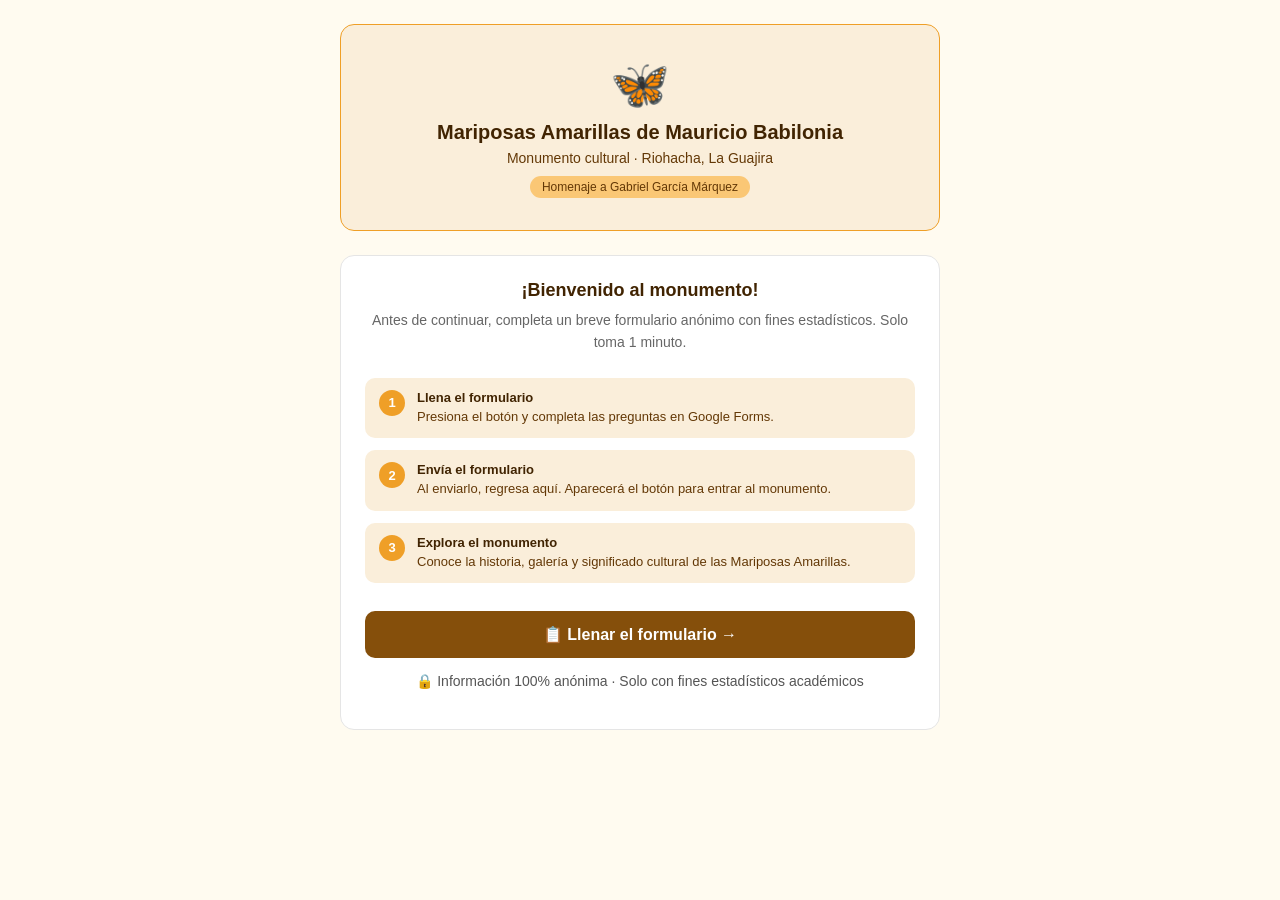
<file: mariposas-amarillas/index.html>
<!DOCTYPE html>
<html lang="es">
<head>
  <meta charset="UTF-8" />
  <meta name="viewport" content="width=device-width, initial-scale=1.0"/>
  <title>Mariposas Amarillas · Riohacha</title>
  <link rel="stylesheet" href="css/styles.css" />
  <style>
    .pasos { display:flex; flex-direction:column; gap:12px; margin-bottom:1.75rem; text-align:left; }
    .paso  { display:flex; align-items:flex-start; gap:12px; background:#faeeda; border-radius:10px; padding:12px 14px; }
    .paso-num { background:#EF9F27; color:#fff; font-weight:700; font-size:13px; width:26px; height:26px; border-radius:50%; display:flex; align-items:center; justify-content:center; flex-shrink:0; }
    .paso-txt strong { display:block; font-size:13px; font-weight:600; color:#412402; margin-bottom:2px; }
    .paso-txt span   { font-size:13px; color:#633806; line-height:1.5; }
    .btn-form {
      display:block; width:100%; background:#854F0B; color:#fff;
      font-size:16px; font-weight:600; padding:14px; border:none;
      border-radius:10px; cursor:pointer; text-decoration:none;
      text-align:center; transition:background 0.15s; margin-bottom:12px;
    }
    .btn-form:hover { background:#633806; }
    .btn-monumento {
      display:none; width:100%; background:#1D9E75; color:#fff;
      font-size:15px; font-weight:600; padding:13px; border:none;
      border-radius:10px; cursor:pointer; text-decoration:none;
      text-align:center; transition:background 0.15s;
      animation: pulso 1.2s infinite;
    }
    .btn-monumento:hover { background:#158a62; }
    @keyframes pulso {
      0%,100% { box-shadow:0 0 0 0 rgba(29,158,117,0.4); }
      50%      { box-shadow:0 0 0 8px rgba(29,158,117,0); }
    }
    .aviso {
      display:none; background:#faeeda; border:1.5px solid #EF9F27;
      border-radius:10px; padding:12px 14px; font-size:13px;
      color:#633806; margin-bottom:1rem;
    }
    .privacy-note { font-size:11px; color:#aaa; margin-top:12px; text-align:center; }
  </style>
</head>
<body>
<div class="page-wrap">

  <div class="hero-header">
    <div class="hero-icon">🦋</div>
    <h1>Mariposas Amarillas de Mauricio Babilonia</h1>
    <p class="hero-sub">Monumento cultural · Riohacha, La Guajira</p>
    <span class="badge">Homenaje a Gabriel García Márquez</span>
  </div>

  <div class="card" style="text-align:center;">
    <h2 style="font-size:18px; font-weight:600; color:#412402; margin-bottom:0.5rem;">¡Bienvenido al monumento!</h2>
    <p style="font-size:14px; color:#666; margin-bottom:1.5rem; line-height:1.6;">
      Antes de continuar, completa un breve formulario anónimo con fines estadísticos. Solo toma 1 minuto.
    </p>

    <div class="pasos">
      <div class="paso">
        <div class="paso-num">1</div>
        <div class="paso-txt">
          <strong>Llena el formulario</strong>
          <span>Presiona el botón y completa las preguntas en Google Forms.</span>
        </div>
      </div>
      <div class="paso">
        <div class="paso-num">2</div>
        <div class="paso-txt">
          <strong>Envía el formulario</strong>
          <span>Al enviarlo, regresa aquí. Aparecerá el botón para entrar al monumento.</span>
        </div>
      </div>
      <div class="paso">
        <div class="paso-num">3</div>
        <div class="paso-txt">
          <strong>Explora el monumento</strong>
          <span>Conoce la historia, galería y significado cultural de las Mariposas Amarillas.</span>
        </div>
      </div>
    </div>

    <div class="aviso" id="aviso">
      ✅ El formulario se abrió en una nueva pestaña. Complétalo y envíalo, luego presiona el botón verde.
    </div>

    <a id="btn-form"
       href="https://forms.gle/EN3y3J8sN4eDUxw26"
       target="_blank"
       class="btn-form"
       onclick="formAbierto()">
      📋 Llenar el formulario →
    </a>

    <a href="pages/monumento.html" id="btn-monumento" class="btn-monumento">
      ✅ Ya lo llené · Explorar el monumento →
    </a>

    <p class="privacy-note">🔒 Información 100% anónima · Solo con fines estadísticos académicos</p>
  </div>

</div>
<script>
  function formAbierto() {
    setTimeout(() => {
      document.getElementById('aviso').style.display        = 'block';
      document.getElementById('btn-monumento').style.display = 'block';
      document.getElementById('btn-form').textContent        = '📋 Volver a abrir el formulario';
    }, 800);
  }
</script>
</body>
</html>
</file>
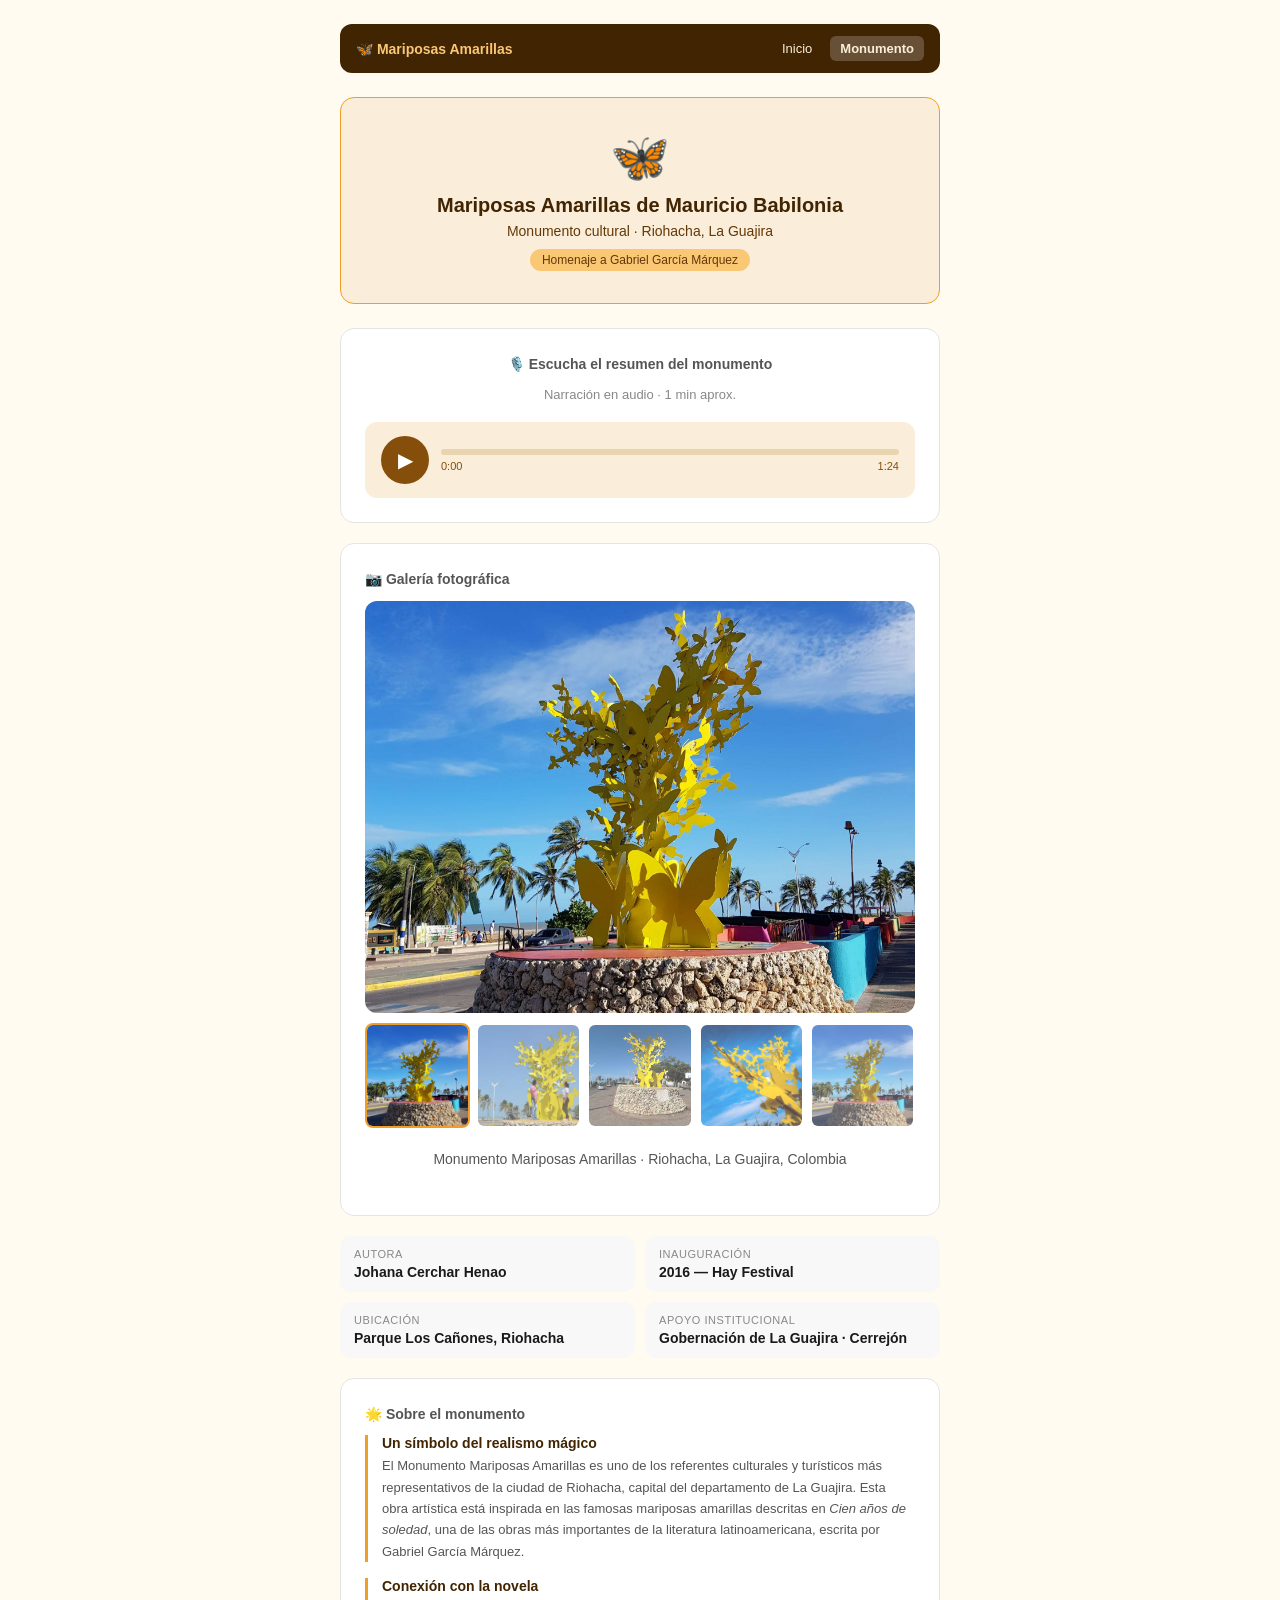
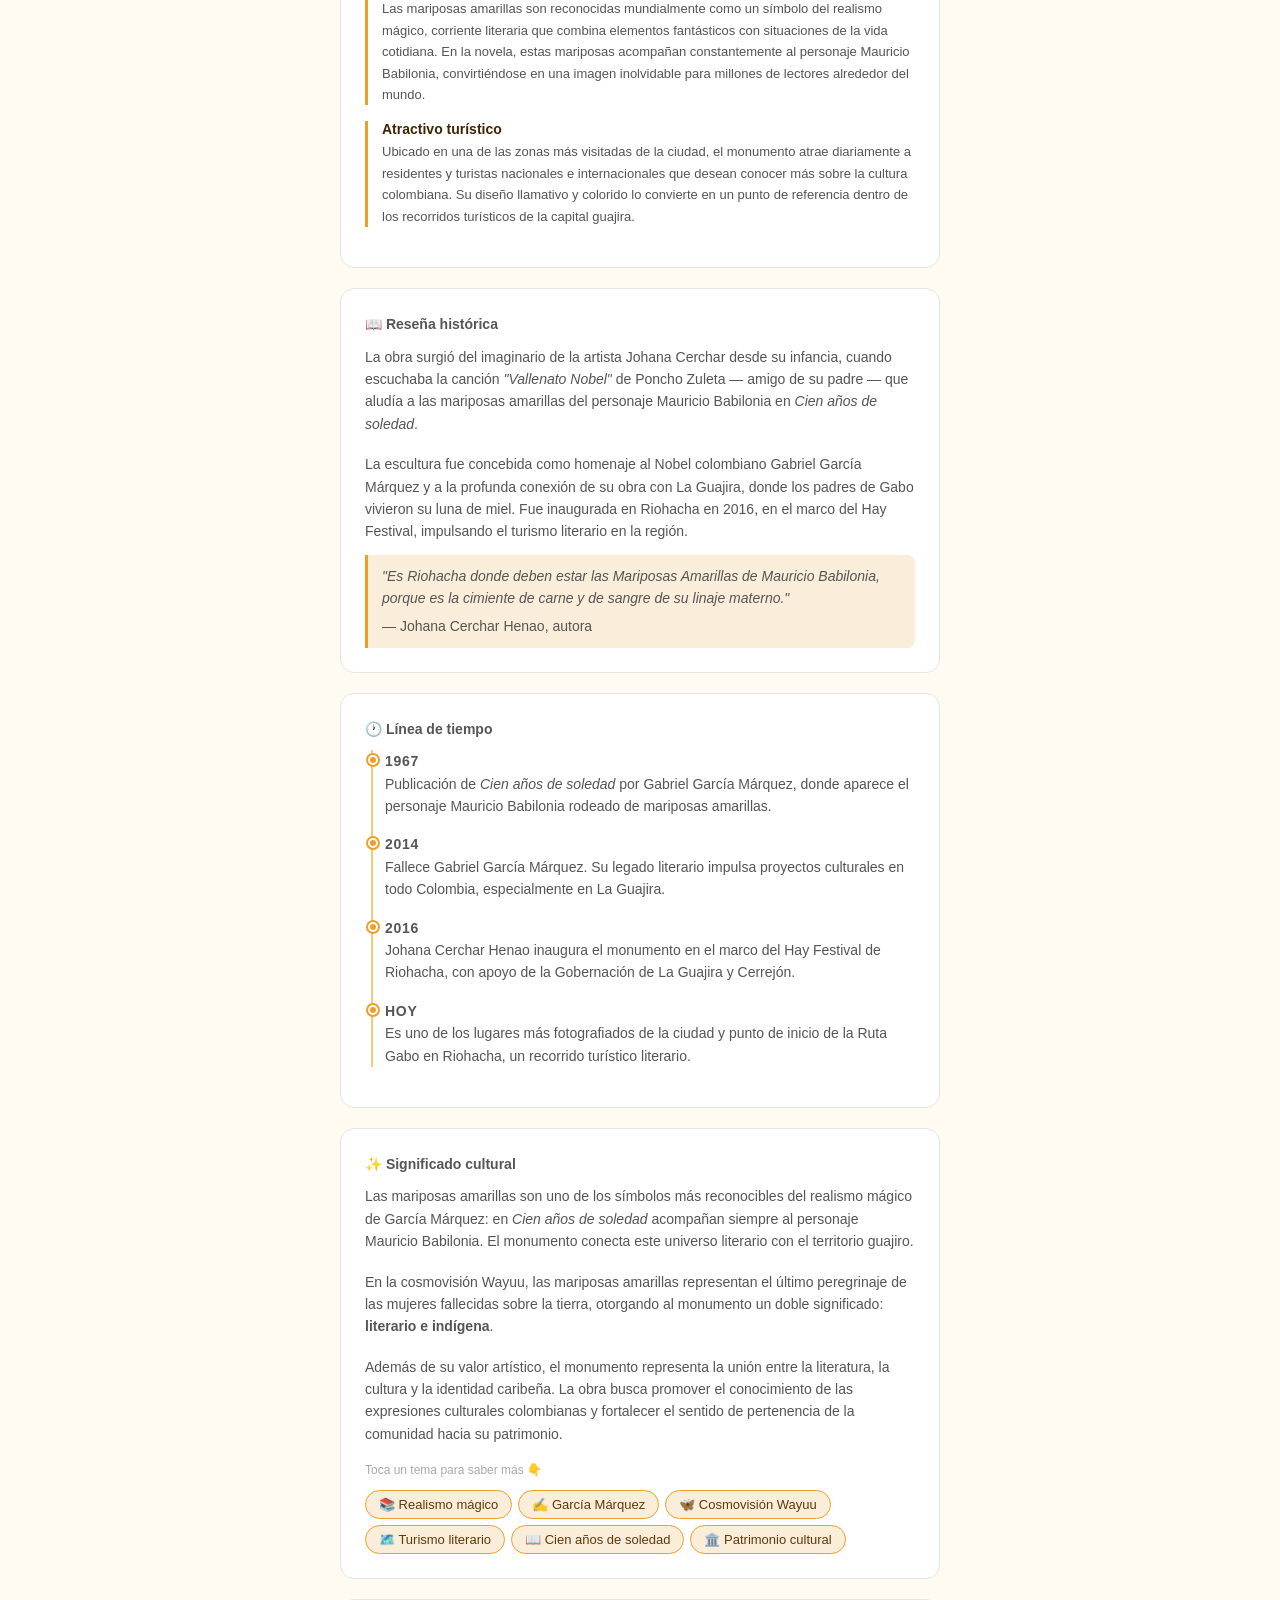
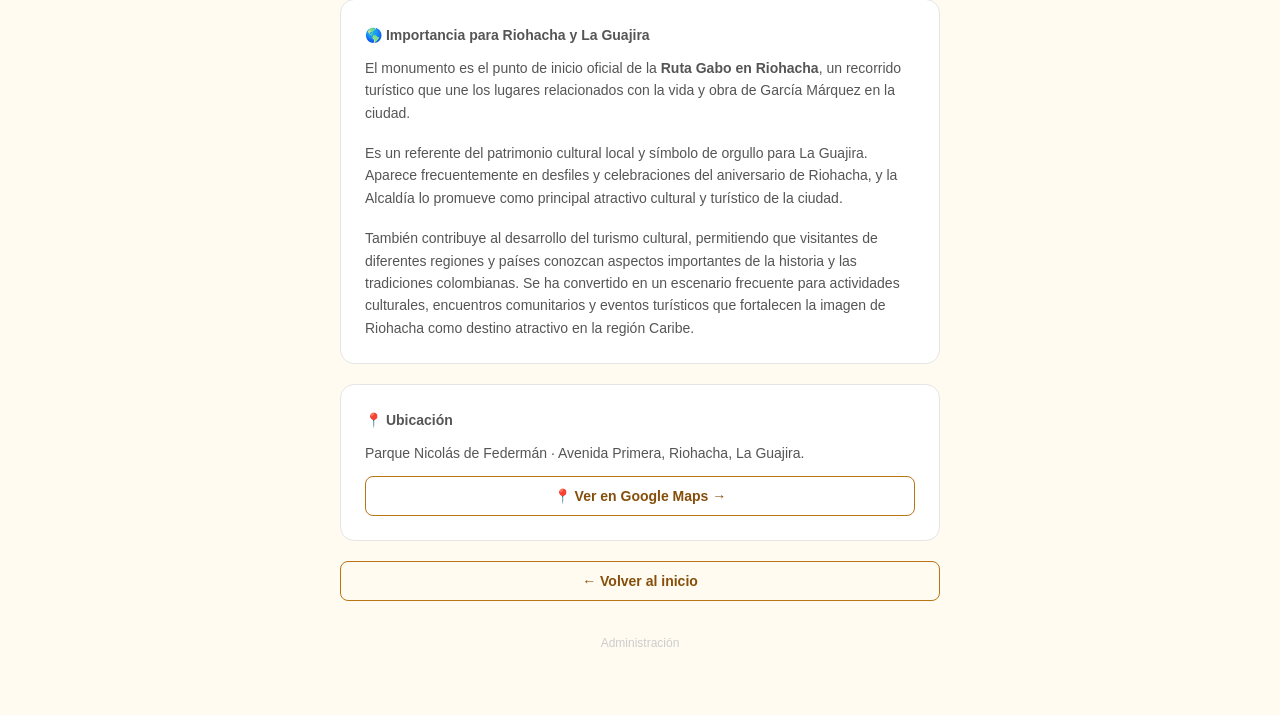
<file: mariposas-amarillas/pages/monumento.html>
<!DOCTYPE html>
<html lang="es">
<head>
  <meta charset="UTF-8"/>
  <meta name="viewport" content="width=device-width, initial-scale=1.0"/>
  <title>El Monumento · Mariposas Amarillas</title>
  <link rel="stylesheet" href="../css/styles.css"/>
  <style>
    /* === GALERÍA === */
    .gallery-main {
      width: 100%;
      border-radius: 12px;
      overflow: hidden;
      margin-bottom: 10px;
      background: #000;
      aspect-ratio: 4/3;
      position: relative;
    }
    .gallery-main img {
      width: 100%;
      height: 100%;
      object-fit: cover;
      display: block;
      transition: opacity 0.4s;
    }
    .gallery-thumbs {
      display: grid;
      grid-template-columns: repeat(5, 1fr);
      gap: 6px;
      margin-bottom: 1.25rem;
    }
    .gallery-thumbs img {
      width: 100%;
      aspect-ratio: 1;
      object-fit: cover;
      border-radius: 8px;
      cursor: pointer;
      border: 2px solid transparent;
      transition: border-color 0.2s, opacity 0.2s;
      opacity: 0.7;
    }
    .gallery-thumbs img:hover { opacity: 1; }
    .gallery-thumbs img.active {
      border-color: #EF9F27;
      opacity: 1;
    }
    .gallery-caption {
      font-size: 12px;
      color: #888;
      text-align: center;
      margin-bottom: 1.25rem;
    }

    /* === INFO AMPLIADA === */
    .info-section {
      border-left: 3px solid #EF9F27;
      padding-left: 14px;
      margin-bottom: 1rem;
    }
    .info-section h3 {
      font-size: 14px;
      font-weight: 600;
      color: #412402;
      margin-bottom: 4px;
    }
    .info-section p {
      font-size: 13px;
      color: #555;
      line-height: 1.65;
    }

    /* === LÍNEA DE TIEMPO === */
    .timeline { position: relative; padding-left: 20px; }
    .timeline::before {
      content: '';
      position: absolute;
      left: 6px; top: 0; bottom: 0;
      width: 2px;
      background: #FAC775;
    }
    .tl-item { position: relative; margin-bottom: 16px; }
    .tl-item::before {
      content: '';
      position: absolute;
      left: -17px; top: 5px;
      width: 10px; height: 10px;
      background: #EF9F27;
      border-radius: 50%;
      border: 2px solid #fff;
      box-shadow: 0 0 0 2px #EF9F27;
    }
    .tl-year {
      font-size: 11px;
      font-weight: 700;
      color: #854F0B;
      text-transform: uppercase;
      letter-spacing: 0.05em;
    }
    .tl-text {
      font-size: 13px;
      color: #444;
      line-height: 1.55;
    }
  </style>
</head>
<body>

<div class="page-wrap">

  <!-- Navegación -->
  <nav class="nav-bar">
    <span class="site-name">🦋 Mariposas Amarillas</span>
    <div class="nav-links">
      <a href="../index.html" class="nav-link">Inicio</a>
      <a href="monumento.html" class="nav-link active">Monumento</a>
    </div>
  </nav>

  <!-- Hero -->
  <div class="hero-header">
    <div class="hero-icon">🦋</div>
    <h1>Mariposas Amarillas de Mauricio Babilonia</h1>
    <p class="hero-sub">Monumento cultural · Riohacha, La Guajira</p>
    <span class="badge">Homenaje a Gabriel García Márquez</span>
  </div>

  <!-- Audio resumen -->
  <div class="card" style="text-align:center;">
    <p class="section-head" style="justify-content:center;">🎙️ Escucha el resumen del monumento</p>
    <p style="font-size:13px; color:#888; margin-bottom:1rem;">Narración en audio · 1 min aprox.</p>

    <audio id="audio-resumen" src="../resumen.mp3" preload="metadata"></audio>

    <div style="display:flex; align-items:center; gap:12px; background:#faeeda; border-radius:12px; padding:14px 16px;">
      <button id="btn-play" onclick="toggleAudio()" style="
        width:48px; height:48px; border-radius:50%; border:none;
        background:#854F0B; color:#fff; font-size:20px; cursor:pointer;
        flex-shrink:0; display:flex; align-items:center; justify-content:center;
        transition: background 0.15s;">▶</button>

      <div style="flex:1; min-width:0;">
        <div style="background:#e8d5b0; border-radius:4px; height:6px; cursor:pointer; position:relative;" onclick="buscarAudio(event, this)">
          <div id="barra-progreso" style="background:#854F0B; height:6px; border-radius:4px; width:0%; transition:width 0.3s;"></div>
        </div>
        <div style="display:flex; justify-content:space-between; margin-top:5px;">
          <span id="tiempo-actual" style="font-size:11px; color:#854F0B;">0:00</span>
          <span id="tiempo-total"  style="font-size:11px; color:#854F0B;">0:00</span>
        </div>
      </div>
    </div>

    <script>
      const audio   = document.getElementById('audio-resumen');
      const btnPlay = document.getElementById('btn-play');
      const barra   = document.getElementById('barra-progreso');
      const tActual = document.getElementById('tiempo-actual');
      const tTotal  = document.getElementById('tiempo-total');

      function fmt(s) {
        const m = Math.floor(s / 60);
        const seg = Math.floor(s % 60);
        return m + ':' + (seg < 10 ? '0' : '') + seg;
      }

      audio.addEventListener('loadedmetadata', () => {
        tTotal.textContent = fmt(audio.duration);
      });

      audio.addEventListener('timeupdate', () => {
        const pct = audio.duration ? (audio.currentTime / audio.duration) * 100 : 0;
        barra.style.width = pct + '%';
        tActual.textContent = fmt(audio.currentTime);
      });

      audio.addEventListener('ended', () => {
        btnPlay.textContent = '▶';
        barra.style.width = '0%';
        tActual.textContent = '0:00';
        audio.currentTime = 0;
      });

      function toggleAudio() {
        if (audio.paused) {
          audio.play();
          btnPlay.textContent = '⏸';
        } else {
          audio.pause();
          btnPlay.textContent = '▶';
        }
      }

      function buscarAudio(e, barra) {
        const rect = barra.getBoundingClientRect();
        const pct  = (e.clientX - rect.left) / rect.width;
        audio.currentTime = pct * audio.duration;
      }
    </script>
  </div>

  <!-- Galería fotográfica -->
  <div class="card">
    <p class="section-head">📷 Galería fotográfica</p>
    <div class="gallery-main">
      <img id="main-img" src="../img1.png" alt="Monumento Mariposas Amarillas"/>
    </div>
    <div class="gallery-thumbs">
      <img src="../img1.png" class="active" onclick="cambiarImg(this,'../img1.png')" alt="Vista 1"/>
      <img src="../img2.png" onclick="cambiarImg(this,'../img2.png')" alt="Vista 2"/>
      <img src="../img3.png" onclick="cambiarImg(this,'../img3.png')" alt="Vista 3"/>
      <img src="../img4.png" onclick="cambiarImg(this,'../img4.png')" alt="Vista nocturna"/>
      <img src="../img5.png" onclick="cambiarImg(this,'../img5.png')" alt="Detalle"/>
    </div>
    <p class="gallery-caption">Monumento Mariposas Amarillas · Riohacha, La Guajira, Colombia</p>
  </div>

  <!-- Ficha técnica -->
  <div class="info-grid">
    <div class="info-tile">
      <p class="tile-label">Autora</p>
      <p class="tile-val">Johana Cerchar Henao</p>
    </div>
    <div class="info-tile">
      <p class="tile-label">Inauguración</p>
      <p class="tile-val">2016 — Hay Festival</p>
    </div>
    <div class="info-tile">
      <p class="tile-label">Ubicación</p>
      <p class="tile-val">Parque Los Cañones, Riohacha</p>
    </div>
    <div class="info-tile">
      <p class="tile-label">Apoyo institucional</p>
      <p class="tile-val">Gobernación de La Guajira · Cerrejón</p>
    </div>
  </div>

  <!-- Información general -->
  <div class="card">
    <p class="section-head">🌟 Sobre el monumento</p>
    <div class="info-section">
      <h3>Un símbolo del realismo mágico</h3>
      <p>
        El Monumento Mariposas Amarillas es uno de los referentes culturales y
        turísticos más representativos de la ciudad de Riohacha, capital del
        departamento de La Guajira. Esta obra artística está inspirada en las
        famosas mariposas amarillas descritas en <em>Cien años de soledad</em>,
        una de las obras más importantes de la literatura latinoamericana,
        escrita por Gabriel García Márquez.
      </p>
    </div>
    <div class="info-section">
      <h3>Conexión con la novela</h3>
      <p>
        Las mariposas amarillas son reconocidas mundialmente como un símbolo del
        realismo mágico, corriente literaria que combina elementos fantásticos
        con situaciones de la vida cotidiana. En la novela, estas mariposas
        acompañan constantemente al personaje Mauricio Babilonia, convirtiéndose
        en una imagen inolvidable para millones de lectores alrededor del mundo.
      </p>
    </div>
    <div class="info-section">
      <h3>Atractivo turístico</h3>
      <p>
        Ubicado en una de las zonas más visitadas de la ciudad, el monumento
        atrae diariamente a residentes y turistas nacionales e internacionales
        que desean conocer más sobre la cultura colombiana. Su diseño llamativo
        y colorido lo convierte en un punto de referencia dentro de los
        recorridos turísticos de la capital guajira.
      </p>
    </div>
  </div>

  <!-- Reseña histórica -->
  <div class="card">
    <p class="section-head">📖 Reseña histórica</p>
    <p>
      La obra surgió del imaginario de la artista Johana Cerchar desde su infancia,
      cuando escuchaba la canción <em>"Vallenato Nobel"</em> de Poncho Zuleta — amigo
      de su padre — que aludía a las mariposas amarillas del personaje Mauricio
      Babilonia en <em>Cien años de soledad</em>.
    </p>
    <br/>
    <p>
      La escultura fue concebida como homenaje al Nobel colombiano Gabriel García
      Márquez y a la profunda conexión de su obra con La Guajira, donde los padres
      de Gabo vivieron su luna de miel. Fue inaugurada en Riohacha en 2016, en el
      marco del Hay Festival, impulsando el turismo literario en la región.
    </p>
    <div class="quote-block">
      <p class="quote-text">
        "Es Riohacha donde deben estar las Mariposas Amarillas de Mauricio Babilonia,
        porque es la cimiente de carne y de sangre de su linaje materno."
      </p>
      <p class="quote-attr">— Johana Cerchar Henao, autora</p>
    </div>
  </div>

  <!-- Línea de tiempo -->
  <div class="card">
    <p class="section-head">🕐 Línea de tiempo</p>
    <div class="timeline">
      <div class="tl-item">
        <p class="tl-year">1967</p>
        <p class="tl-text">Publicación de <em>Cien años de soledad</em> por Gabriel García Márquez, donde aparece el personaje Mauricio Babilonia rodeado de mariposas amarillas.</p>
      </div>
      <div class="tl-item">
        <p class="tl-year">2014</p>
        <p class="tl-text">Fallece Gabriel García Márquez. Su legado literario impulsa proyectos culturales en todo Colombia, especialmente en La Guajira.</p>
      </div>
      <div class="tl-item">
        <p class="tl-year">2016</p>
        <p class="tl-text">Johana Cerchar Henao inaugura el monumento en el marco del Hay Festival de Riohacha, con apoyo de la Gobernación de La Guajira y Cerrejón.</p>
      </div>
      <div class="tl-item">
        <p class="tl-year">Hoy</p>
        <p class="tl-text">Es uno de los lugares más fotografiados de la ciudad y punto de inicio de la Ruta Gabo en Riohacha, un recorrido turístico literario.</p>
      </div>
    </div>
  </div>

  <!-- Modal de información -->
  <div id="modal-overlay" style="position:fixed; inset:0; background:rgba(0,0,0,0.55); z-index:999; align-items:center; justify-content:center; padding:1rem;">
    <div id="modal-box" style="background:#fff; border-radius:16px; padding:1.5rem; max-width:480px; width:100%; position:relative; max-height:85vh; overflow-y:auto;">
      <button onclick="cerrarModal()" style="position:absolute; top:12px; right:14px; background:none; border:none; font-size:20px; cursor:pointer; color:#888; line-height:1;">✕</button>
      <p id="modal-emoji" style="font-size:36px; text-align:center; margin-bottom:8px;"></p>
      <h3 id="modal-titulo" style="font-size:17px; font-weight:700; color:#412402; margin-bottom:10px; text-align:center;"></h3>
      <p id="modal-texto" style="font-size:14px; color:#444; line-height:1.7;"></p>
    </div>
  </div>

  <!-- Significado cultural -->
  <div class="card">
    <p class="section-head">✨ Significado cultural</p>
    <p>
      Las mariposas amarillas son uno de los símbolos más reconocibles del realismo
      mágico de García Márquez: en <em>Cien años de soledad</em> acompañan siempre
      al personaje Mauricio Babilonia. El monumento conecta este universo literario
      con el territorio guajiro.
    </p>
    <br/>
    <p>
      En la cosmovisión Wayuu, las mariposas amarillas representan el último
      peregrinaje de las mujeres fallecidas sobre la tierra, otorgando al monumento
      un doble significado: <strong>literario e indígena</strong>.
    </p>
    <br/>
    <p>
      Además de su valor artístico, el monumento representa la unión entre la
      literatura, la cultura y la identidad caribeña. La obra busca promover el
      conocimiento de las expresiones culturales colombianas y fortalecer el
      sentido de pertenencia de la comunidad hacia su patrimonio.
    </p>
    <p style="font-size:12px; color:#aaa; margin-top:1rem; margin-bottom:8px;">Toca un tema para saber más 👇</p>
    <div class="tag-row">
      <button class="tag-btn-info" onclick="abrirModal('realismo')">📚 Realismo mágico</button>
      <button class="tag-btn-info" onclick="abrirModal('garcia')">✍️ García Márquez</button>
      <button class="tag-btn-info" onclick="abrirModal('wayuu')">🦋 Cosmovisión Wayuu</button>
      <button class="tag-btn-info" onclick="abrirModal('turismo')">🗺️ Turismo literario</button>
      <button class="tag-btn-info" onclick="abrirModal('cien')">📖 Cien años de soledad</button>
      <button class="tag-btn-info" onclick="abrirModal('patrimonio')">🏛️ Patrimonio cultural</button>
    </div>
  </div>

  <style>
    .tag-btn-info {
      background: #faeeda;
      border: 1.5px solid #EF9F27;
      border-radius: 20px;
      font-size: 13px;
      color: #633806;
      padding: 6px 13px;
      cursor: pointer;
      font-weight: 500;
      transition: background 0.15s, transform 0.1s;
    }
    .tag-btn-info:hover {
      background: #EF9F27;
      color: #fff;
      transform: scale(1.04);
    }
    #modal-overlay { display: none; }
    #modal-overlay.visible { display: flex; }
  </style>

  <script>
    const INFO = {
      realismo: {
        emoji: '📚',
        titulo: 'Realismo mágico',
        texto: 'El realismo mágico es una corriente literaria y artística que mezcla elementos fantásticos o sobrenaturales con situaciones completamente cotidianas, presentándolos como si fueran parte normal de la realidad. Surgió en América Latina durante el siglo XX y su máximo representante es el escritor colombiano Gabriel García Márquez. En esta corriente, los milagros, los presagios y los seres míticos conviven con la vida diaria sin que los personajes se sorprendan. Las mariposas amarillas que rodean a Mauricio Babilonia en "Cien años de soledad" son uno de los ejemplos más icónicos de este estilo: un fenómeno inexplicable que el universo de la novela acepta como natural.'
      },
      garcia: {
        emoji: '✍️',
        titulo: 'Gabriel García Márquez',
        texto: 'Gabriel García Márquez (1927–2014), conocido como "Gabo", fue un escritor, periodista y novelista colombiano, considerado uno de los más grandes autores de la literatura universal. Nació en Aracataca, Magdalena, pero sus raíces familiares están profundamente ligadas a La Guajira: sus padres vivieron su luna de miel en Riohacha. Fue galardonado con el Premio Nobel de Literatura en 1982, principalmente por su novela "Cien años de soledad". Su obra marcó el boom latinoamericano y posicionó la cultura del Caribe colombiano ante el mundo entero.'
      },
      wayuu: {
        emoji: '🦋',
        titulo: 'Cosmovisión Wayuu',
        texto: 'El pueblo Wayuu es la etnia indígena más numerosa de Colombia y Venezuela, habitante ancestral de la Península de La Guajira. Su cosmovisión es un conjunto de creencias, valores y saberes que explican el origen del mundo y la relación entre los seres vivos. En la tradición Wayuu, las mariposas amarillas tienen un profundo significado espiritual: representan el alma de las mujeres fallecidas en su último peregrinaje sobre la tierra antes de pasar al mundo de los ancestros. Esta creencia otorga al Monumento Mariposas Amarillas un significado doble: literario (García Márquez) e indígena (Wayuu), conectando dos grandes universos culturales de La Guajira.'
      },
      turismo: {
        emoji: '🗺️',
        titulo: 'Turismo literario',
        texto: 'El turismo literario es una modalidad de turismo cultural que invita a los viajeros a recorrer lugares relacionados con la vida o la obra de escritores reconocidos. En Riohacha, el Monumento Mariposas Amarillas es el punto de partida oficial de la "Ruta Gabo", un circuito que conecta los sitios de la ciudad vinculados a Gabriel García Márquez y su obra. Este tipo de turismo fortalece la identidad cultural, impulsa la economía local y acerca a los visitantes a la literatura de una manera vivencial y emotiva. La Guajira, gracias a este monumento, se posiciona como un destino clave del turismo literario en Colombia.'
      },
      cien: {
        emoji: '📖',
        titulo: 'Cien años de soledad',
        texto: '"Cien años de soledad" (1967) es la obra maestra de Gabriel García Márquez y una de las novelas más leídas e influyentes de la historia. Narra la saga de la familia Buendía a lo largo de siete generaciones en el pueblo ficticio de Macondo. La novela está repleta de imágenes que se han convertido en símbolos universales del realismo mágico, entre ellas las mariposas amarillas que siempre acompañan al personaje Mauricio Babilonia. En 1982 fue citada como razón principal para otorgarle el Nobel de Literatura a García Márquez. En 2024, Netflix lanzó una serie basada en la novela, renovando el interés mundial por la obra y por los lugares relacionados con Gabo, incluida Riohacha.'
      },
      patrimonio: {
        emoji: '🏛️',
        titulo: 'Patrimonio cultural',
        texto: 'El patrimonio cultural es el conjunto de bienes, expresiones, tradiciones y manifestaciones que una comunidad hereda de sus antepasados y desea transmitir a las generaciones futuras. Puede ser material (monumentos, edificaciones, objetos) o inmaterial (música, lenguas, rituales, saberes). El Monumento Mariposas Amarillas forma parte del patrimonio cultural de Riohacha porque representa la identidad histórica, literaria e indígena de la ciudad. La Alcaldía de Riohacha y la Gobernación de La Guajira lo promueven activamente como símbolo de la riqueza cultural del Caribe colombiano, y es referente en eventos, celebraciones y material turístico oficial de la región.'
      }
    };

    function abrirModal(clave) {
      const d = INFO[clave];
      document.getElementById('modal-emoji').textContent   = d.emoji;
      document.getElementById('modal-titulo').textContent  = d.titulo;
      document.getElementById('modal-texto').textContent   = d.texto;
      document.getElementById('modal-overlay').classList.add('visible');
      document.body.style.overflow = 'hidden';
    }

    function cerrarModal() {
      document.getElementById('modal-overlay').classList.remove('visible');
      document.body.style.overflow = '';
    }

    document.getElementById('modal-overlay').addEventListener('click', function(e) {
      if (e.target === this) cerrarModal();
    });
  </script>

  <!-- Importancia -->
  <div class="card">
    <p class="section-head">🌎 Importancia para Riohacha y La Guajira</p>
    <p>
      El monumento es el punto de inicio oficial de la <strong>Ruta Gabo en Riohacha</strong>,
      un recorrido turístico que une los lugares relacionados con la vida y obra de
      García Márquez en la ciudad.
    </p>
    <br/>
    <p>
      Es un referente del patrimonio cultural local y símbolo de orgullo para La
      Guajira. Aparece frecuentemente en desfiles y celebraciones del aniversario
      de Riohacha, y la Alcaldía lo promueve como principal atractivo cultural y
      turístico de la ciudad.
    </p>
    <br/>
    <p>
      También contribuye al desarrollo del turismo cultural, permitiendo que
      visitantes de diferentes regiones y países conozcan aspectos importantes de
      la historia y las tradiciones colombianas. Se ha convertido en un escenario
      frecuente para actividades culturales, encuentros comunitarios y eventos
      turísticos que fortalecen la imagen de Riohacha como destino atractivo en
      la región Caribe.
    </p>
  </div>

  <!-- Mapa -->
  <div class="card">
    <p class="section-head">📍 Ubicación</p>
    <p style="margin-bottom:12px;">Parque Nicolás de Federmán · Avenida Primera, Riohacha, La Guajira.</p>
    <a
      href="https://maps.google.com/?q=Monumento+Mariposas+Amarillas+Riohacha+Parque+Nicolas+Federman"
      target="_blank"
      class="btn-secondary"
      style="display:block; text-align:center; text-decoration:none;"
    >
      📍 Ver en Google Maps →
    </a>
  </div>

  <!-- Volver al inicio -->
  <a href="../index.html" class="btn-secondary" style="display:block; text-align:center; text-decoration:none; margin-top:1rem;">
    ← Volver al inicio
  </a>

  <!-- Acceso administrador (discreto) -->
  <div style="text-align:center; margin-top:2rem; padding-bottom:1rem;">
    <a href="dashboard.html" style="font-size:12px; color:#ccc; text-decoration:none;">
      Administración
    </a>
  </div>

</div>

<script>
  function cambiarImg(thumb, src) {
    document.getElementById('main-img').src = src;
    document.querySelectorAll('.gallery-thumbs img').forEach(img => img.classList.remove('active'));
    thumb.classList.add('active');
  }
</script>

</body>
</html>
</file>
<file: mariposas-amarillas/css/styles.css>
/* ===== RESET Y BASE ===== */
*, *::before, *::after { box-sizing: border-box; margin: 0; padding: 0; }

body {
  font-family: 'Segoe UI', Arial, sans-serif;
  background: #fffbf0;
  color: #1a1a1a;
  min-height: 100vh;
  padding: 1.5rem 1rem 3rem;
}

.page-wrap {
  max-width: 600px;
  margin: 0 auto;
}

/* ===== HERO HEADER ===== */
.hero-header {
  background: #faeeda;
  border: 1px solid #EF9F27;
  border-radius: 14px;
  padding: 2rem 1.5rem;
  text-align: center;
  margin-bottom: 1.5rem;
}

.hero-icon { font-size: 48px; margin-bottom: 0.5rem; }

.hero-header h1 {
  font-size: 20px;
  font-weight: 600;
  color: #412402;
  margin-bottom: 6px;
}

.hero-sub { font-size: 14px; color: #633806; margin-bottom: 10px; }

.badge {
  display: inline-block;
  background: #FAC775;
  color: #633806;
  font-size: 12px;
  font-weight: 500;
  padding: 4px 12px;
  border-radius: 20px;
}

/* ===== CARDS ===== */
.card {
  background: #ffffff;
  border: 1px solid #e5e5e5;
  border-radius: 14px;
  padding: 1.5rem;
  margin-bottom: 1.25rem;
}

.card h2 {
  font-size: 18px;
  font-weight: 600;
  color: #1a1a1a;
  margin-bottom: 0.5rem;
}

.card p { font-size: 14px; color: #555; line-height: 1.6; }

/* ===== FORMULARIO ===== */
.form-intro {
  font-size: 14px;
  color: #555;
  margin-bottom: 1.25rem;
  line-height: 1.6;
}

.form-group { margin-bottom: 1.25rem; }

.field-label {
  display: block;
  font-size: 14px;
  font-weight: 600;
  color: #1a1a1a;
  margin-bottom: 10px;
}

.options-grid {
  display: grid;
  grid-template-columns: 1fr 1fr;
  gap: 8px;
}

.options-col {
  display: flex;
  flex-direction: column;
  gap: 8px;
}

.opt-btn {
  background: #f8f8f8;
  border: 1px solid #ddd;
  border-radius: 8px;
  padding: 10px 12px;
  font-size: 13px;
  color: #444;
  cursor: pointer;
  text-align: left;
  transition: all 0.15s;
}

.opt-btn:hover { border-color: #BA7517; color: #412402; background: #faeeda; }

.opt-btn.selected {
  background: #faeeda;
  border-color: #BA7517;
  color: #412402;
  font-weight: 600;
}

.opt-btn.full-width { grid-column: 1 / -1; }

/* ===== BOTONES ===== */
.btn-primary {
  width: 100%;
  padding: 12px;
  background: #854F0B;
  border: none;
  border-radius: 8px;
  color: #FAEEDA;
  font-size: 15px;
  font-weight: 600;
  cursor: pointer;
  transition: background 0.15s;
}

.btn-primary:hover { background: #633806; }
.btn-primary:disabled { opacity: 0.4; cursor: not-allowed; }

.btn-secondary {
  width: 100%;
  padding: 11px;
  background: transparent;
  border: 1px solid #BA7517;
  border-radius: 8px;
  color: #854F0B;
  font-size: 14px;
  font-weight: 600;
  cursor: pointer;
  transition: all 0.15s;
  margin-top: 10px;
}

.btn-secondary:hover { background: #faeeda; }

/* ===== PRIVACIDAD ===== */
.privacy-note {
  font-size: 12px;
  color: #888;
  text-align: center;
  margin: 1rem 0 0.75rem;
}

/* ===== CONFIRMACIÓN ===== */
.confirm-icon { font-size: 40px; text-align: center; margin-bottom: 0.75rem; }
.confirmacion h2 { text-align: center; }
.confirmacion p  { text-align: center; margin-bottom: 1rem; }

.resumen-grid {
  display: grid;
  grid-template-columns: 1fr 1fr;
  gap: 10px;
  background: #f8f8f8;
  border-radius: 10px;
  padding: 1rem;
}

.resumen-item { display: flex; flex-direction: column; gap: 2px; }
.resumen-label { font-size: 11px; color: #888; text-transform: uppercase; letter-spacing: 0.05em; }
.resumen-val { font-size: 14px; font-weight: 600; color: #1a1a1a; }

/* ===== PÁGINA MONUMENTO ===== */
.info-grid {
  display: grid;
  grid-template-columns: 1fr 1fr;
  gap: 10px;
  margin-bottom: 1.25rem;
}

.info-tile {
  background: #f8f8f8;
  border-radius: 10px;
  padding: 12px 14px;
}

.tile-label { font-size: 11px; color: #888; text-transform: uppercase; letter-spacing: 0.05em; margin-bottom: 4px; }
.tile-val   { font-size: 14px; font-weight: 600; color: #1a1a1a; }

.quote-block {
  border-left: 3px solid #EF9F27;
  background: #faeeda;
  border-radius: 0 8px 8px 0;
  padding: 10px 14px;
  margin-top: 12px;
}

.quote-text { font-style: italic; font-size: 13px; color: #633806; line-height: 1.6; }
.quote-attr { font-size: 12px; color: #854F0B; margin-top: 6px; }

.tag-row { display: flex; flex-wrap: wrap; gap: 6px; margin-top: 10px; }

.tag {
  background: #f0f0f0;
  border-radius: 20px;
  font-size: 12px;
  color: #555;
  padding: 4px 10px;
}

/* ===== SECCIÓN ENCABEZADO INTERNA ===== */
.section-head {
  font-size: 15px;
  font-weight: 600;
  color: #412402;
  margin-bottom: 10px;
  display: flex;
  align-items: center;
  gap: 6px;
}

/* ===== NAV TABS DASHBOARD ===== */
.tab-bar {
  display: flex;
  gap: 6px;
  margin-bottom: 1.25rem;
  flex-wrap: wrap;
}

.tab-btn {
  padding: 8px 14px;
  border: 1px solid #ddd;
  border-radius: 8px;
  background: #f8f8f8;
  font-size: 13px;
  cursor: pointer;
  color: #444;
  transition: all 0.15s;
}

.tab-btn.active {
  background: #faeeda;
  border-color: #BA7517;
  color: #412402;
  font-weight: 600;
}

/* ===== INDICADORES DASHBOARD ===== */
.kpi-grid {
  display: grid;
  grid-template-columns: repeat(auto-fit, minmax(130px, 1fr));
  gap: 10px;
  margin-bottom: 1.25rem;
}

.kpi-card {
  background: #faeeda;
  border-radius: 10px;
  padding: 14px;
  text-align: center;
}

.kpi-num  { font-size: 26px; font-weight: 700; color: #412402; }
.kpi-label{ font-size: 12px; color: #633806; margin-top: 4px; }

/* ===== TABLA ===== */
table { width: 100%; border-collapse: collapse; font-size: 13px; }
th { background: #faeeda; color: #412402; font-weight: 600; padding: 8px 10px; text-align: left; }
td { padding: 8px 10px; border-bottom: 1px solid #f0f0f0; color: #444; }
tr:last-child td { border-bottom: none; }
tr:hover td { background: #fffbf0; }

/* ===== NAVEGACIÓN ENTRE PÁGINAS ===== */
.nav-bar {
  display: flex;
  align-items: center;
  justify-content: space-between;
  background: #412402;
  border-radius: 12px;
  padding: 12px 16px;
  margin-bottom: 1.5rem;
}

.nav-bar .site-name { color: #FAC775; font-size: 14px; font-weight: 600; }

.nav-links { display: flex; gap: 8px; }

.nav-link {
  color: #faeeda;
  font-size: 13px;
  text-decoration: none;
  padding: 5px 10px;
  border-radius: 6px;
  transition: background 0.15s;
}

.nav-link:hover { background: rgba(255,255,255,0.15); }
.nav-link.active { background: rgba(255,255,255,0.2); font-weight: 600; }

/* ===== UTILIDADES ===== */
.hidden { display: none !important; }
.text-center { text-align: center; }
.mt-1 { margin-top: 0.75rem; }
.mt-2 { margin-top: 1.25rem; }

/* ===== RESPONSIVE MÓVIL ===== */
@media (max-width: 480px) {

  body {
    padding: 0.75rem 0.75rem 3rem;
    font-size: 15px;
  }

  .page-wrap {
    max-width: 100%;
  }

  /* Hero */
  .hero-header {
    padding: 1.5rem 1rem;
    border-radius: 12px;
  }
  .hero-icon { font-size: 40px; }
  .hero-header h1 { font-size: 18px; }
  .hero-sub { font-size: 13px; }

  /* Cards */
  .card {
    padding: 1.1rem;
    border-radius: 12px;
  }

  /* Ficha técnica: 1 columna en móvil */
  .info-grid {
    grid-template-columns: 1fr 1fr;
  }

  /* Formulario: botones de opción más grandes y fáciles de tocar */
  .options-grid {
    grid-template-columns: 1fr;
    gap: 10px;
  }

  .opt-btn {
    padding: 14px 16px;
    font-size: 15px;
    border-radius: 10px;
  }

  .options-col {
    gap: 10px;
  }

  /* Botones principales más grandes */
  .btn-primary {
    padding: 15px;
    font-size: 16px;
    border-radius: 10px;
  }

  .btn-secondary {
    padding: 13px;
    font-size: 15px;
  }

  /* Resumen confirmación */
  .resumen-grid {
    grid-template-columns: 1fr 1fr;
    gap: 8px;
  }

  /* Navegación */
  .nav-bar {
    padding: 10px 12px;
    border-radius: 10px;
    flex-wrap: wrap;
    gap: 6px;
  }
  .nav-bar .site-name { font-size: 13px; }
  .nav-link { font-size: 12px; padding: 4px 8px; }

  /* KPIs dashboard */
  .kpi-grid {
    grid-template-columns: 1fr 1fr;
    gap: 8px;
  }
  .kpi-num { font-size: 22px; }
  .kpi-label { font-size: 11px; }

  /* Medidas estadísticas */
  .medidas-grid {
    grid-template-columns: 1fr 1fr;
  }
  .medida-num { font-size: 16px; }

  /* Tabs dashboard */
  .tab-bar {
    gap: 5px;
  }
  .tab-btn {
    padding: 7px 10px;
    font-size: 12px;
  }

  /* Tabla responsive */
  table { font-size: 12px; }
  th, td { padding: 7px 8px; }

  /* Export bar */
  .export-bar {
    flex-direction: column;
    gap: 8px;
  }
  .btn-excel, .btn-clear, .btn-logout {
    width: 100%;
    padding: 12px;
    font-size: 14px;
    border-radius: 8px;
  }

  /* Login */
  .login-card {
    padding: 1.5rem 1.25rem;
    border-radius: 14px;
  }
  .login-card input[type="password"] {
    font-size: 16px; /* evita zoom automático en iOS */
    padding: 13px 14px;
  }

  /* Galería */
  .gallery-thumbs {
    grid-template-columns: repeat(5, 1fr);
    gap: 4px;
  }

  /* Sección título */
  .section-head { font-size: 14px; }
  .section-title { font-size: 14px; }

  /* Tags */
  .tag { font-size: 11px; padding: 4px 9px; }

  /* Quote */
  .quote-block { padding: 10px 12px; }
  .quote-text { font-size: 13px; }

  /* Cruce selector */
  .cruce-select { font-size: 14px; padding: 10px 12px; }

  /* Línea de tiempo */
  .timeline { padding-left: 18px; }
  .tl-year { font-size: 11px; }
  .tl-text { font-size: 13px; }
}

/* Pantallas muy pequeñas (< 360px) */
@media (max-width: 360px) {
  .info-grid { grid-template-columns: 1fr; }
  .resumen-grid { grid-template-columns: 1fr; }
  .kpi-grid { grid-template-columns: 1fr; }
  .gallery-thumbs { grid-template-columns: repeat(5, 1fr); gap: 3px; }
}
</file>
